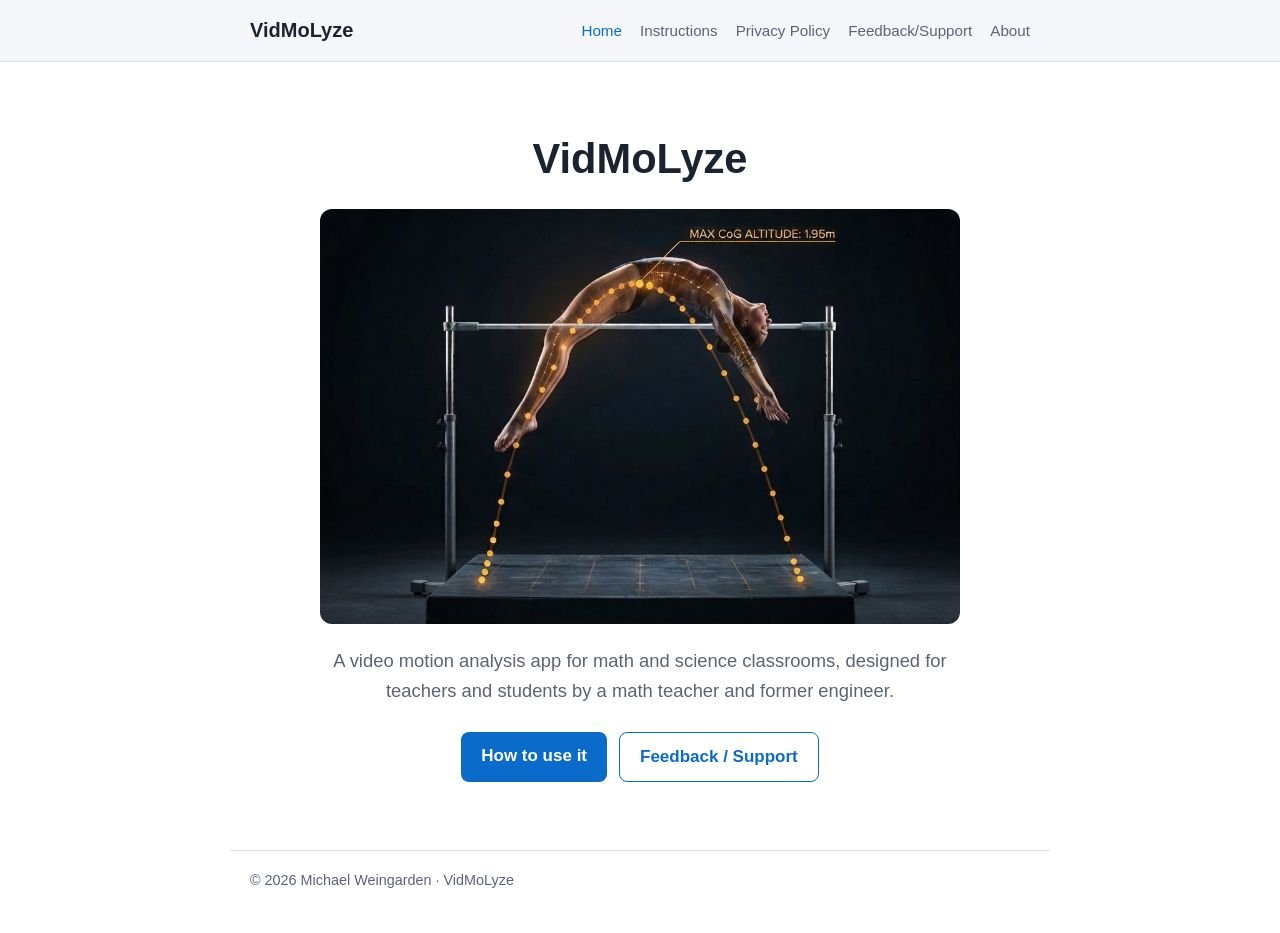
<file: index.html>
<!doctype html>
<html lang="en">
<head>
<meta charset="utf-8">
<meta name="viewport" content="width=device-width,initial-scale=1">
<title>VidMoLyze</title>
<meta name="description" content="VidMoLyze: video motion analysis for math and science classrooms.">
<link rel="stylesheet" href="style.css">
</head>
<body>
<header><div class="bar"><a class="brand" href="./">VidMoLyze</a><nav><a href="./" aria-current="page">Home</a><a href="instructions.html">Instructions</a><a href="privacy-policy.html">Privacy Policy</a><a href="feedbacksupport.html">Feedback/Support</a><a href="about.html">About</a></nav></div></header>
<main>
<section class="hero">
<h1>VidMoLyze</h1>
<img class="logo" src="logo.jpg" alt="A high jumper clearing a bar, with a glowing dotted arc tracing the motion of the jumper's center of gravity" width="1024" height="663">
<p class="tag">A video motion analysis app for math and science classrooms, designed for teachers and students by a math teacher and former engineer.</p>
<div class="btns"><a class="btn" href="instructions.html">How to use it</a><a class="btn alt" href="feedbacksupport.html">Feedback / Support</a></div>
</section>
</main>
<footer>&copy; 2026 Michael Weingarden &middot; VidMoLyze</footer>
</body>
</html>
</file>
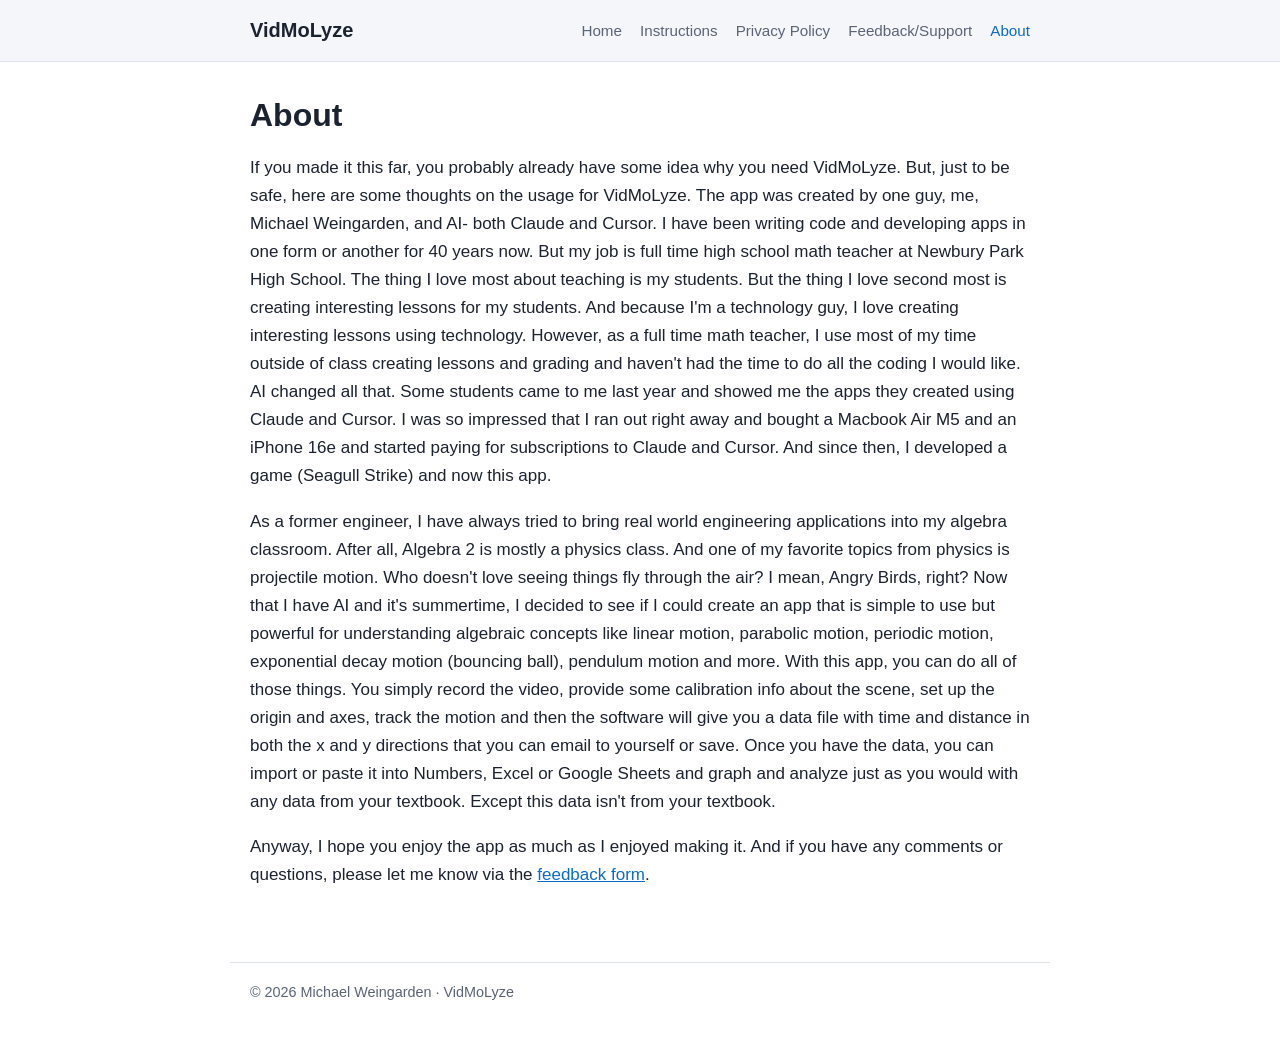
<file: about.html>
<!doctype html>
<html lang="en">
<head>
<meta charset="utf-8">
<meta name="viewport" content="width=device-width,initial-scale=1">
<title>About - VidMoLyze</title>
<meta name="description" content="About VidMoLyze and its creator, Michael Weingarden.">
<link rel="stylesheet" href="style.css">
</head>
<body>
<header><div class="bar"><a class="brand" href="./">VidMoLyze</a><nav><a href="./">Home</a><a href="instructions.html">Instructions</a><a href="privacy-policy.html">Privacy Policy</a><a href="feedbacksupport.html">Feedback/Support</a><a href="about.html" aria-current="page">About</a></nav></div></header>
<main>
<h1>About</h1>
<p>If you made it this far, you probably already have some idea why you need VidMoLyze. But, just to be safe, here are some thoughts on the usage for VidMoLyze. The app was created by one guy, me, Michael Weingarden, and AI- both Claude and Cursor. I have been writing code and developing apps in one form or another for 40 years now. But my job is full time high school math teacher at Newbury Park High School. The thing I love most about teaching is my students. But the thing I love second most is creating interesting lessons for my students. And because I'm a technology guy, I love creating interesting lessons using technology. However, as a full time math teacher, I use most of my time outside of class creating lessons and grading and haven't had the time to do all the coding I would like. AI changed all that. Some students came to me last year and showed me the apps they created using Claude and Cursor. I was so impressed that I ran out right away and bought a Macbook Air M5 and an iPhone 16e and started paying for subscriptions to Claude and Cursor. And since then, I developed a game (Seagull Strike) and now this app.</p>
<p>As a former engineer, I have always tried to bring real world engineering applications into my algebra classroom. After all, Algebra 2 is mostly a physics class. And one of my favorite topics from physics is projectile motion. Who doesn't love seeing things fly through the air? I mean, Angry Birds, right? Now that I have AI and it's summertime, I decided to see if I could create an app that is simple to use but powerful for understanding algebraic concepts like linear motion, parabolic motion, periodic motion, exponential decay motion (bouncing ball), pendulum motion and more. With this app, you can do all of those things. You simply record the video, provide some calibration info about the scene, set up the origin and axes, track the motion and then the software will give you a data file with time and distance in both the x and y directions that you can email to yourself or save. Once you have the data, you can import or paste it into Numbers, Excel or Google Sheets and graph and analyze just as you would with any data from your textbook. Except this data isn't from your textbook.</p>
<p>Anyway, I hope you enjoy the app as much as I enjoyed making it. And if you have any comments or questions, please let me know via the <a href="feedbacksupport.html">feedback form</a>.</p>
</main>
<footer>&copy; 2026 Michael Weingarden &middot; VidMoLyze</footer>
</body>
</html>
</file>
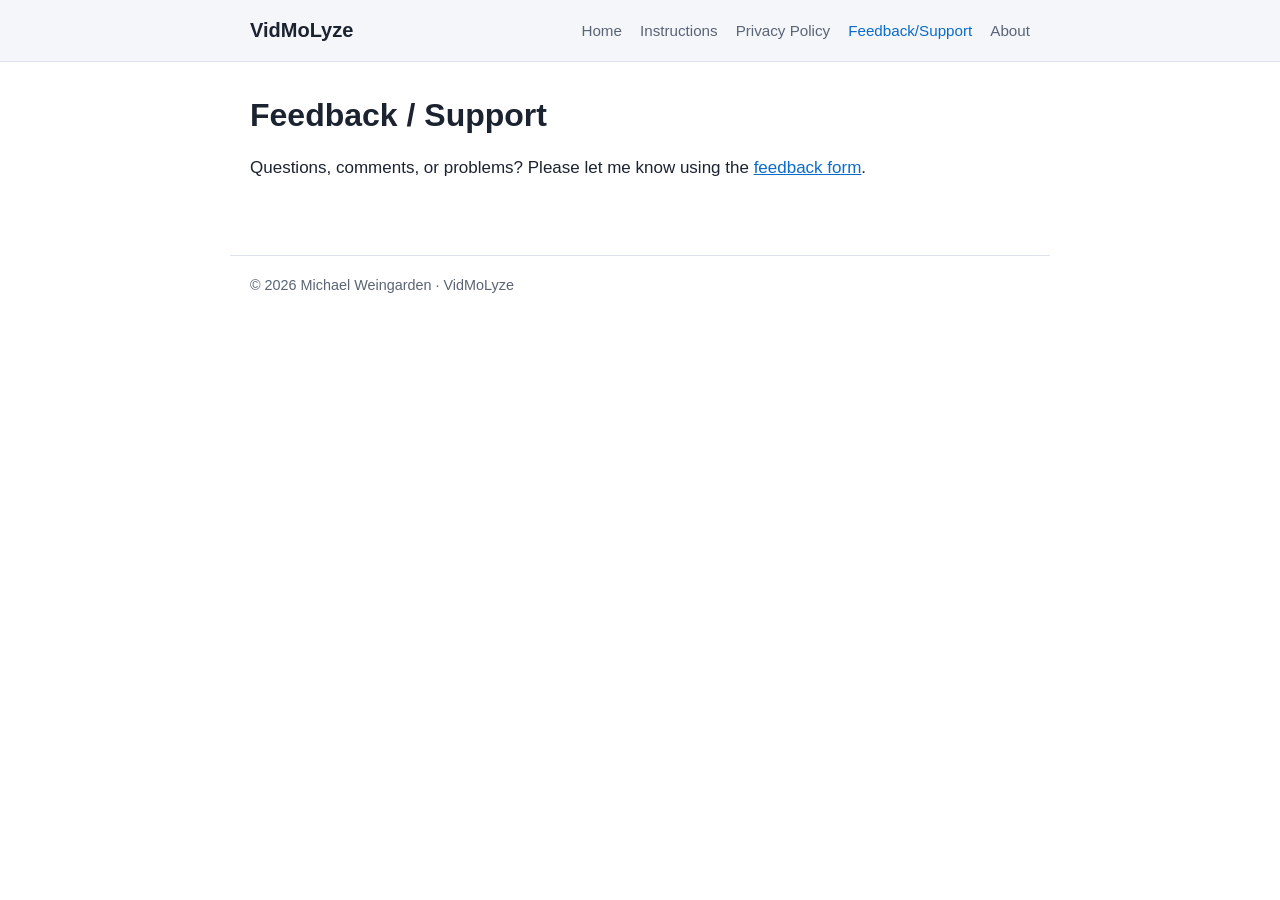
<file: feedbacksupport.html>
<!doctype html>
<html lang="en">
<head>
<meta charset="utf-8">
<meta name="viewport" content="width=device-width,initial-scale=1">
<title>Feedback / Support - VidMoLyze</title>
<meta name="description" content="Send feedback or ask for support for VidMoLyze.">
<link rel="stylesheet" href="style.css">
</head>
<body>
<header><div class="bar"><a class="brand" href="./">VidMoLyze</a><nav><a href="./">Home</a><a href="instructions.html">Instructions</a><a href="privacy-policy.html">Privacy Policy</a><a href="feedbacksupport.html" aria-current="page">Feedback/Support</a><a href="about.html">About</a></nav></div></header>
<main>
<h1>Feedback / Support</h1>
<p>Questions, comments, or problems? Please let me know using the <a href="https://forms.gle/m9V2wCHSTbGU5NHGA">feedback form</a>.</p>
</main>
<footer>&copy; 2026 Michael Weingarden &middot; VidMoLyze</footer>
</body>
</html>
</file>
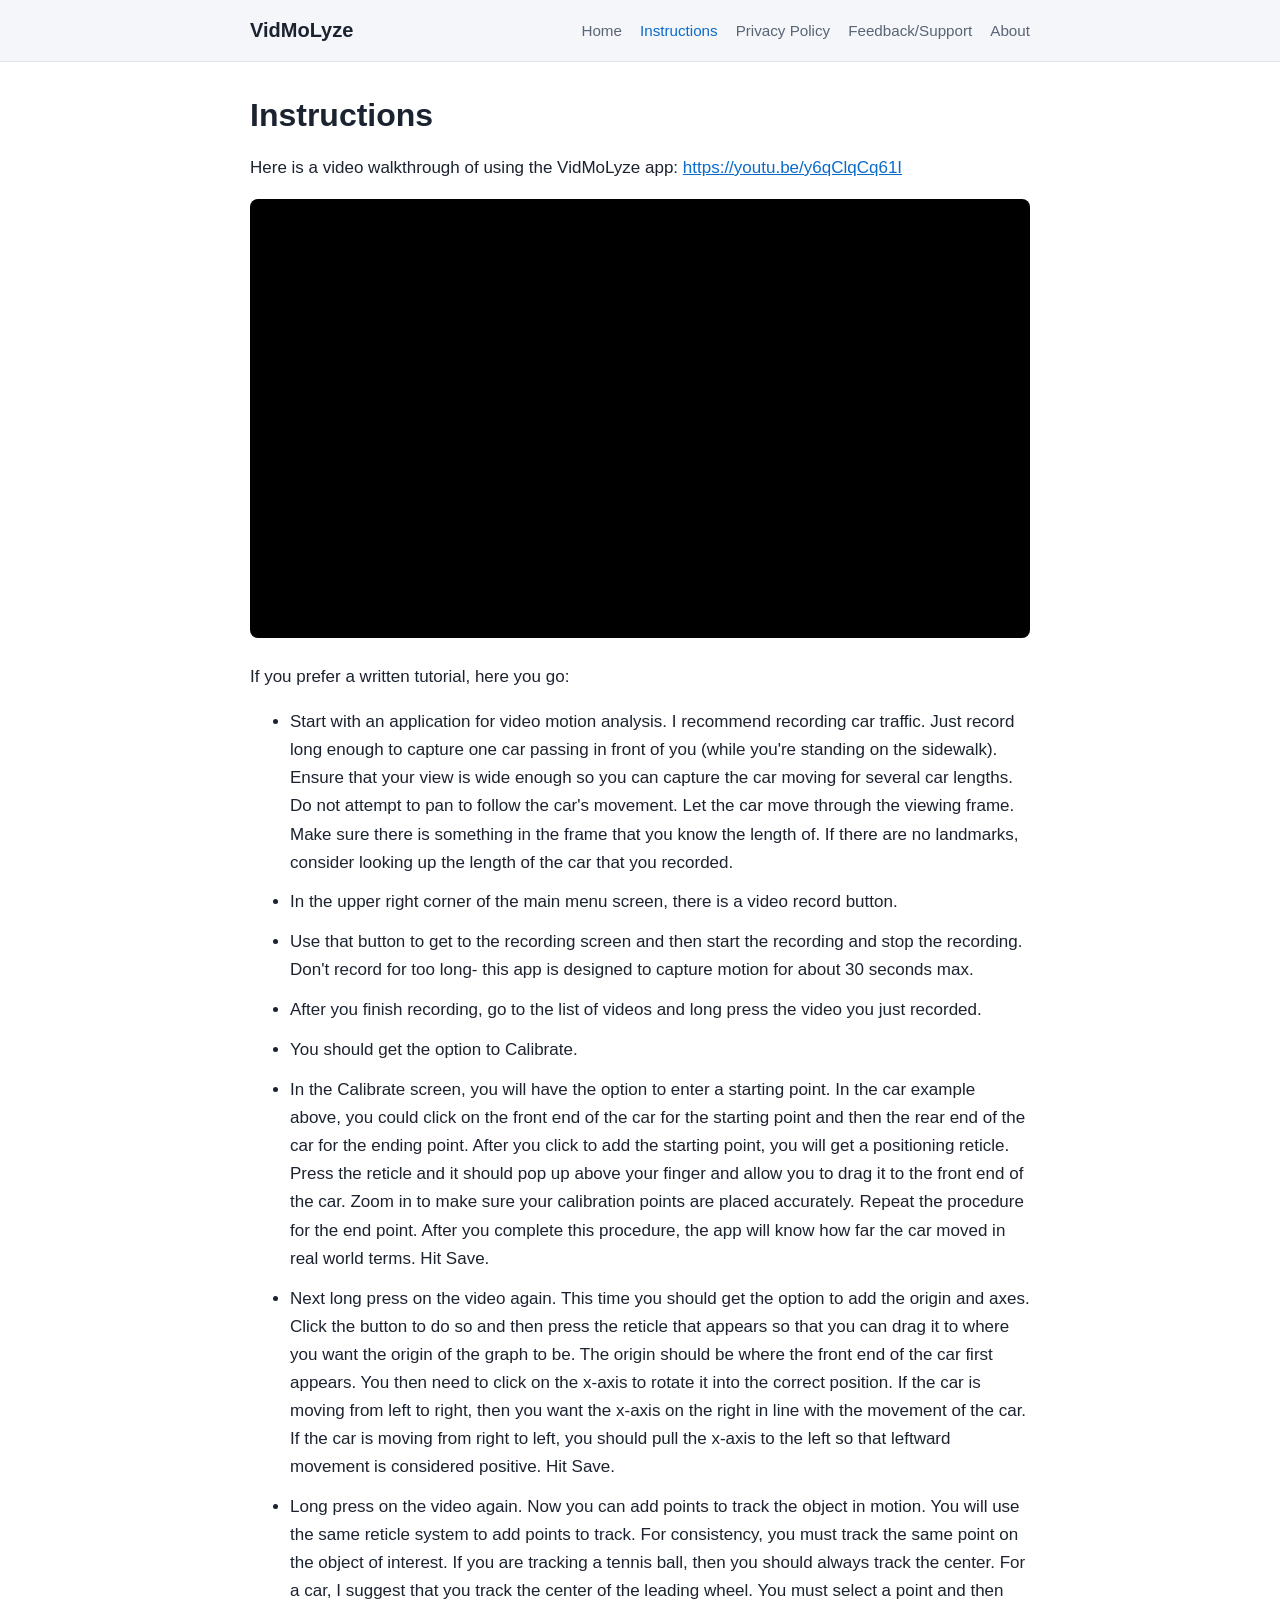
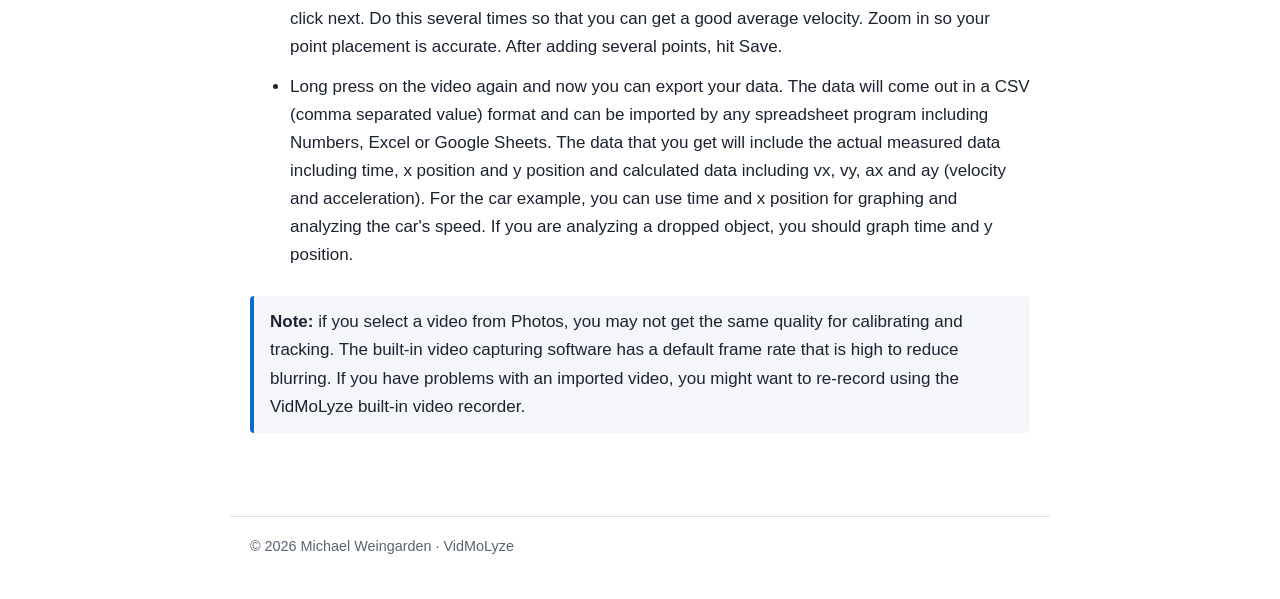
<file: instructions.html>
<!doctype html>
<html lang="en">
<head>
<meta charset="utf-8">
<meta name="viewport" content="width=device-width,initial-scale=1">
<title>Instructions - VidMoLyze</title>
<meta name="description" content="How to record, calibrate, track and export motion data with VidMoLyze.">
<link rel="stylesheet" href="style.css">
</head>
<body>
<header><div class="bar"><a class="brand" href="./">VidMoLyze</a><nav><a href="./">Home</a><a href="instructions.html" aria-current="page">Instructions</a><a href="privacy-policy.html">Privacy Policy</a><a href="feedbacksupport.html">Feedback/Support</a><a href="about.html">About</a></nav></div></header>
<main>
<h1>Instructions</h1>
<p>Here is a video walkthrough of using the VidMoLyze app: <a href="https://youtu.be/y6qClqCq61I">https://youtu.be/y6qClqCq61I</a></p>
<div class="video"><iframe src="https://www.youtube-nocookie.com/embed/y6qClqCq61I" title="VidMoLyze walkthrough" loading="lazy" allow="accelerometer; encrypted-media; picture-in-picture" allowfullscreen></iframe></div>
<p>If you prefer a written tutorial, here you go:</p>
<ul>
<li>Start with an application for video motion analysis. I recommend recording car traffic. Just record long enough to capture one car passing in front of you (while you're standing on the sidewalk). Ensure that your view is wide enough so you can capture the car moving for several car lengths. Do not attempt to pan to follow the car's movement. Let the car move through the viewing frame. Make sure there is something in the frame that you know the length of. If there are no landmarks, consider looking up the length of the car that you recorded.</li>
<li>In the upper right corner of the main menu screen, there is a video record button.</li>
<li>Use that button to get to the recording screen and then start the recording and stop the recording. Don't record for too long- this app is designed to capture motion for about 30 seconds max.</li>
<li>After you finish recording, go to the list of videos and long press the video you just recorded.</li>
<li>You should get the option to Calibrate.</li>
<li>In the Calibrate screen, you will have the option to enter a starting point. In the car example above, you could click on the front end of the car for the starting point and then the rear end of the car for the ending point. After you click to add the starting point, you will get a positioning reticle. Press the reticle and it should pop up above your finger and allow you to drag it to the front end of the car. Zoom in to make sure your calibration points are placed accurately. Repeat the procedure for the end point. After you complete this procedure, the app will know how far the car moved in real world terms. Hit Save.</li>
<li>Next long press on the video again. This time you should get the option to add the origin and axes. Click the button to do so and then press the reticle that appears so that you can drag it to where you want the origin of the graph to be. The origin should be where the front end of the car first appears. You then need to click on the x-axis to rotate it into the correct position. If the car is moving from left to right, then you want the x-axis on the right in line with the movement of the car. If the car is moving from right to left, you should pull the x-axis to the left so that leftward movement is considered positive. Hit Save.</li>
<li>Long press on the video again. Now you can add points to track the object in motion. You will use the same reticle system to add points to track. For consistency, you must track the same point on the object of interest. If you are tracking a tennis ball, then you should always track the center. For a car, I suggest that you track the center of the leading wheel. You must select a point and then click next. Do this several times so that you can get a good average velocity. Zoom in so your point placement is accurate. After adding several points, hit Save.</li>
<li>Long press on the video again and now you can export your data. The data will come out in a CSV (comma separated value) format and can be imported by any spreadsheet program including Numbers, Excel or Google Sheets. The data that you get will include the actual measured data including time, x position and y position and calculated data including vx, vy, ax and ay (velocity and acceleration). For the car example, you can use time and x position for graphing and analyzing the car's speed. If you are analyzing a dropped object, you should graph time and y position.</li>
</ul>
<p class="note"><strong>Note:</strong> if you select a video from Photos, you may not get the same quality for calibrating and tracking. The built-in video capturing software has a default frame rate that is high to reduce blurring. If you have problems with an imported video, you might want to re-record using the VidMoLyze built-in video recorder.</p>
</main>
<footer>&copy; 2026 Michael Weingarden &middot; VidMoLyze</footer>
</body>
</html>
</file>
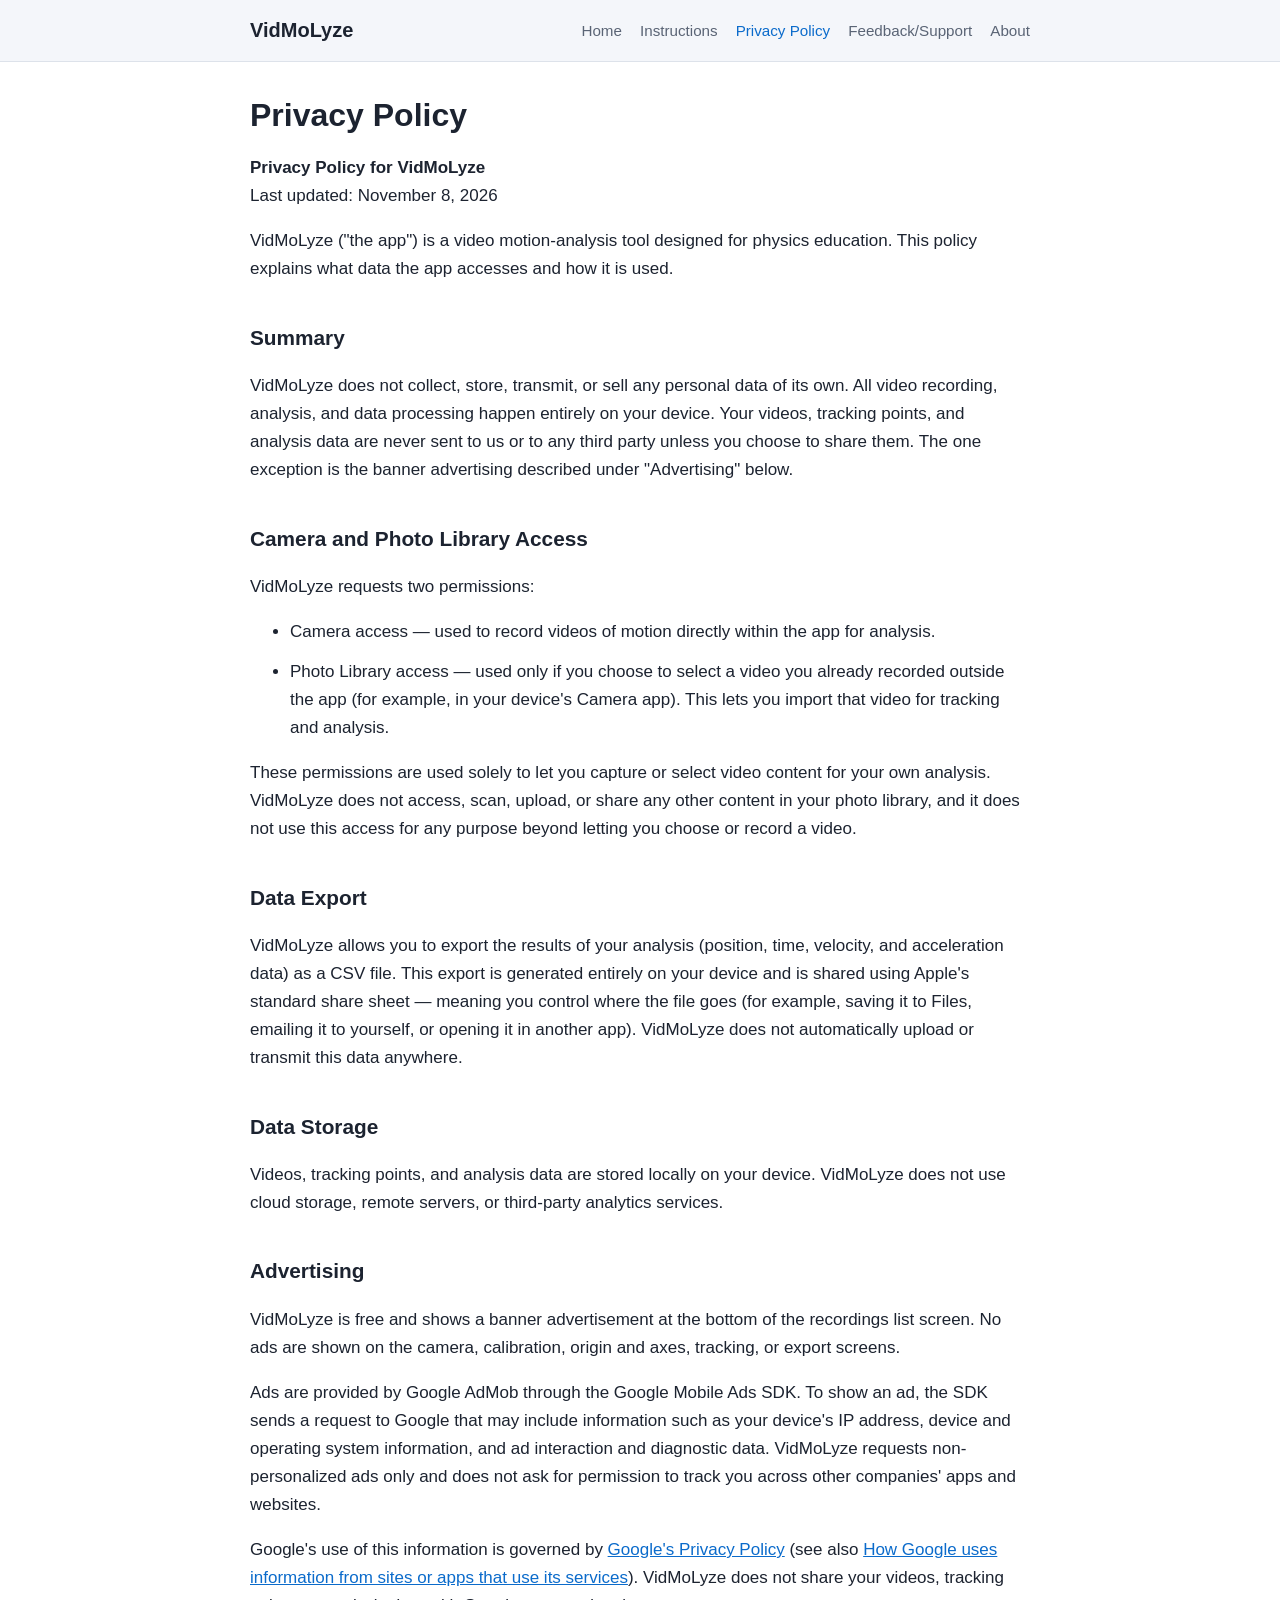
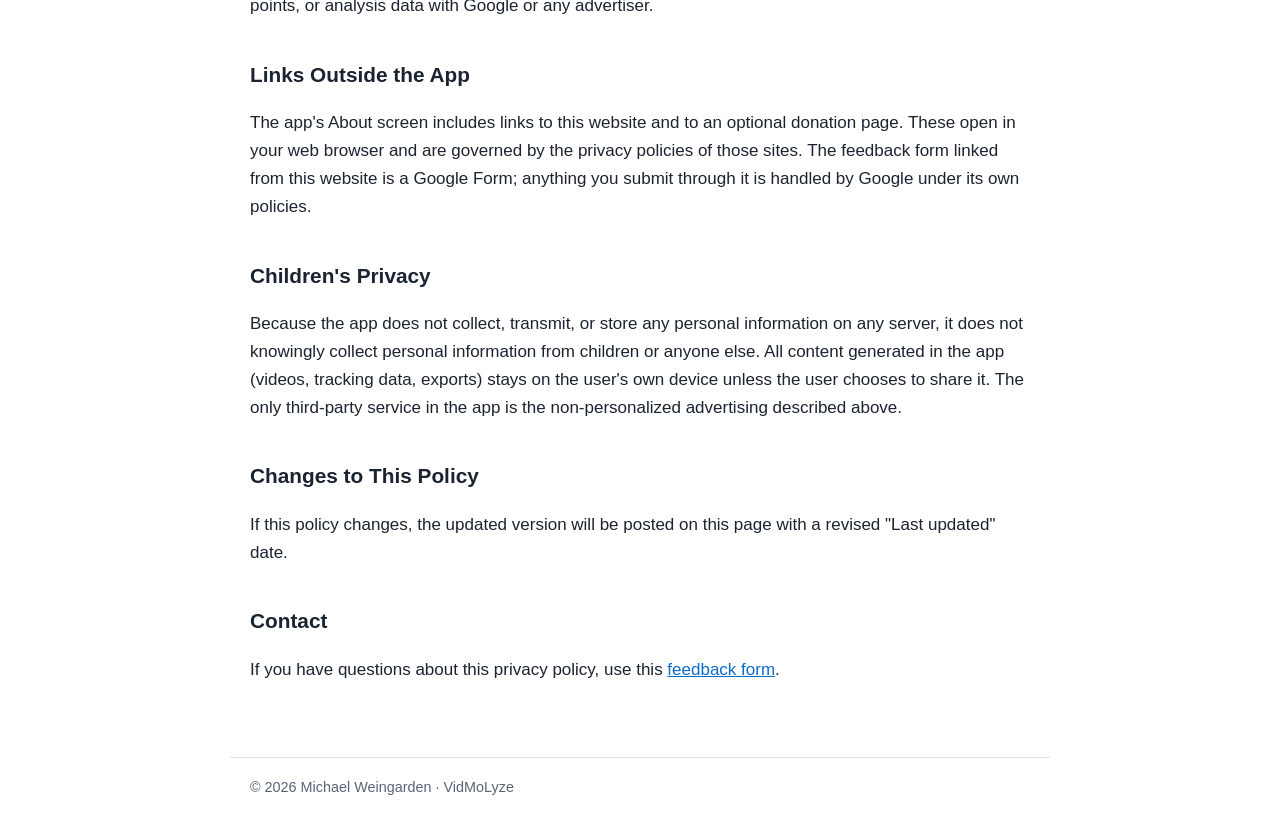
<file: privacy-policy.html>
<!doctype html>
<html lang="en">
<head>
<meta charset="utf-8">
<meta name="viewport" content="width=device-width,initial-scale=1">
<title>Privacy Policy - VidMoLyze</title>
<meta name="description" content="Privacy policy for the VidMoLyze app.">
<link rel="stylesheet" href="style.css">
</head>
<body>
<header><div class="bar"><a class="brand" href="./">VidMoLyze</a><nav><a href="./">Home</a><a href="instructions.html">Instructions</a><a href="privacy-policy.html" aria-current="page">Privacy Policy</a><a href="feedbacksupport.html">Feedback/Support</a><a href="about.html">About</a></nav></div></header>
<main>
<h1>Privacy Policy</h1>
<p><strong>Privacy Policy for VidMoLyze</strong><br>Last updated: November 8, 2026</p>
<p>VidMoLyze ("the app") is a video motion-analysis tool designed for physics education. This policy explains what data the app accesses and how it is used.</p>

<h2>Summary</h2>
<p>VidMoLyze does not collect, store, transmit, or sell any personal data of its own. All video recording, analysis, and data processing happen entirely on your device. Your videos, tracking points, and analysis data are never sent to us or to any third party unless you choose to share them. The one exception is the banner advertising described under "Advertising" below.</p>

<h2>Camera and Photo Library Access</h2>
<p>VidMoLyze requests two permissions:</p>
<ul>
<li>Camera access &mdash; used to record videos of motion directly within the app for analysis.</li>
<li>Photo Library access &mdash; used only if you choose to select a video you already recorded outside the app (for example, in your device's Camera app). This lets you import that video for tracking and analysis.</li>
</ul>
<p>These permissions are used solely to let you capture or select video content for your own analysis. VidMoLyze does not access, scan, upload, or share any other content in your photo library, and it does not use this access for any purpose beyond letting you choose or record a video.</p>

<h2>Data Export</h2>
<p>VidMoLyze allows you to export the results of your analysis (position, time, velocity, and acceleration data) as a CSV file. This export is generated entirely on your device and is shared using Apple's standard share sheet &mdash; meaning you control where the file goes (for example, saving it to Files, emailing it to yourself, or opening it in another app). VidMoLyze does not automatically upload or transmit this data anywhere.</p>

<h2>Data Storage</h2>
<p>Videos, tracking points, and analysis data are stored locally on your device. VidMoLyze does not use cloud storage, remote servers, or third-party analytics services.</p>

<h2>Advertising</h2>
<p>VidMoLyze is free and shows a banner advertisement at the bottom of the recordings list screen. No ads are shown on the camera, calibration, origin and axes, tracking, or export screens.</p>
<p>Ads are provided by Google AdMob through the Google Mobile Ads SDK. To show an ad, the SDK sends a request to Google that may include information such as your device's IP address, device and operating system information, and ad interaction and diagnostic data. VidMoLyze requests non-personalized ads only and does not ask for permission to track you across other companies' apps and websites.</p>
<p>Google's use of this information is governed by <a href="https://policies.google.com/privacy">Google's Privacy Policy</a> (see also <a href="https://policies.google.com/technologies/partner-sites">How Google uses information from sites or apps that use its services</a>). VidMoLyze does not share your videos, tracking points, or analysis data with Google or any advertiser.</p>

<h2>Links Outside the App</h2>
<p>The app's About screen includes links to this website and to an optional donation page. These open in your web browser and are governed by the privacy policies of those sites. The feedback form linked from this website is a Google Form; anything you submit through it is handled by Google under its own policies.</p>

<h2>Children's Privacy</h2>
<p>Because the app does not collect, transmit, or store any personal information on any server, it does not knowingly collect personal information from children or anyone else. All content generated in the app (videos, tracking data, exports) stays on the user's own device unless the user chooses to share it. The only third-party service in the app is the non-personalized advertising described above.</p>

<h2>Changes to This Policy</h2>
<p>If this policy changes, the updated version will be posted on this page with a revised "Last updated" date.</p>

<h2>Contact</h2>
<p>If you have questions about this privacy policy, use this <a href="feedbacksupport.html">feedback form</a>.</p>
</main>
<footer>&copy; 2026 Michael Weingarden &middot; VidMoLyze</footer>
</body>
</html>
</file>
<file: style.css>
:root{--bg:#ffffff;--fg:#1c2330;--muted:#5a6475;--accent:#0b6bcb;--card:#f4f6fa;--line:#dde2ea}
@media (prefers-color-scheme:dark){:root{--bg:#10151d;--fg:#e7ebf2;--muted:#a1abbb;--accent:#6db3ff;--card:#18202c;--line:#2a3445}}
*{box-sizing:border-box}
body{margin:0;background:var(--bg);color:var(--fg);font:17px/1.65 -apple-system,BlinkMacSystemFont,"Segoe UI",Roboto,Helvetica,Arial,sans-serif}
header{border-bottom:1px solid var(--line);background:var(--card)}
.bar{max-width:820px;margin:0 auto;padding:14px 20px;display:flex;flex-wrap:wrap;gap:8px 22px;align-items:center}
.brand{font-weight:700;font-size:1.25rem;color:var(--fg);text-decoration:none;margin-right:auto}
nav a{color:var(--muted);text-decoration:none;font-size:.95rem}
nav a:hover,nav a[aria-current=page]{color:var(--accent)}
nav{display:flex;flex-wrap:wrap;gap:6px 18px}
main{max-width:820px;margin:0 auto;padding:28px 20px 56px}
h1{font-size:2rem;line-height:1.2;margin:.2em 0 .6em}
h2{font-size:1.3rem;margin:1.8em 0 .4em}
a{color:var(--accent)}
.note{background:var(--card);border-left:4px solid var(--accent);padding:12px 16px;margin:1.6em 0;border-radius:4px}
.video{position:relative;padding-top:56.25%;margin:1em 0 1.5em;border-radius:8px;overflow:hidden;background:#000}
.video iframe{position:absolute;inset:0;width:100%;height:100%;border:0}
.hero{text-align:center;padding:36px 0 12px}
.hero h1{font-size:2.6rem}
.logo{display:block;width:100%;max-width:640px;height:auto;margin:10px auto 22px;border-radius:12px}
.tag{color:var(--muted);font-size:1.15rem;max-width:36em;margin:0 auto 1.4em}
.btns{display:flex;flex-wrap:wrap;gap:12px;justify-content:center}
.btn{display:inline-block;padding:10px 20px;border-radius:8px;background:var(--accent);color:#fff;text-decoration:none;font-weight:600}
.btn.alt{background:transparent;color:var(--accent);border:1px solid var(--accent)}
footer{max-width:820px;margin:0 auto;padding:18px 20px 40px;color:var(--muted);font-size:.9rem;border-top:1px solid var(--line)}
ol li,ul li{margin:.7em 0}
</file>
